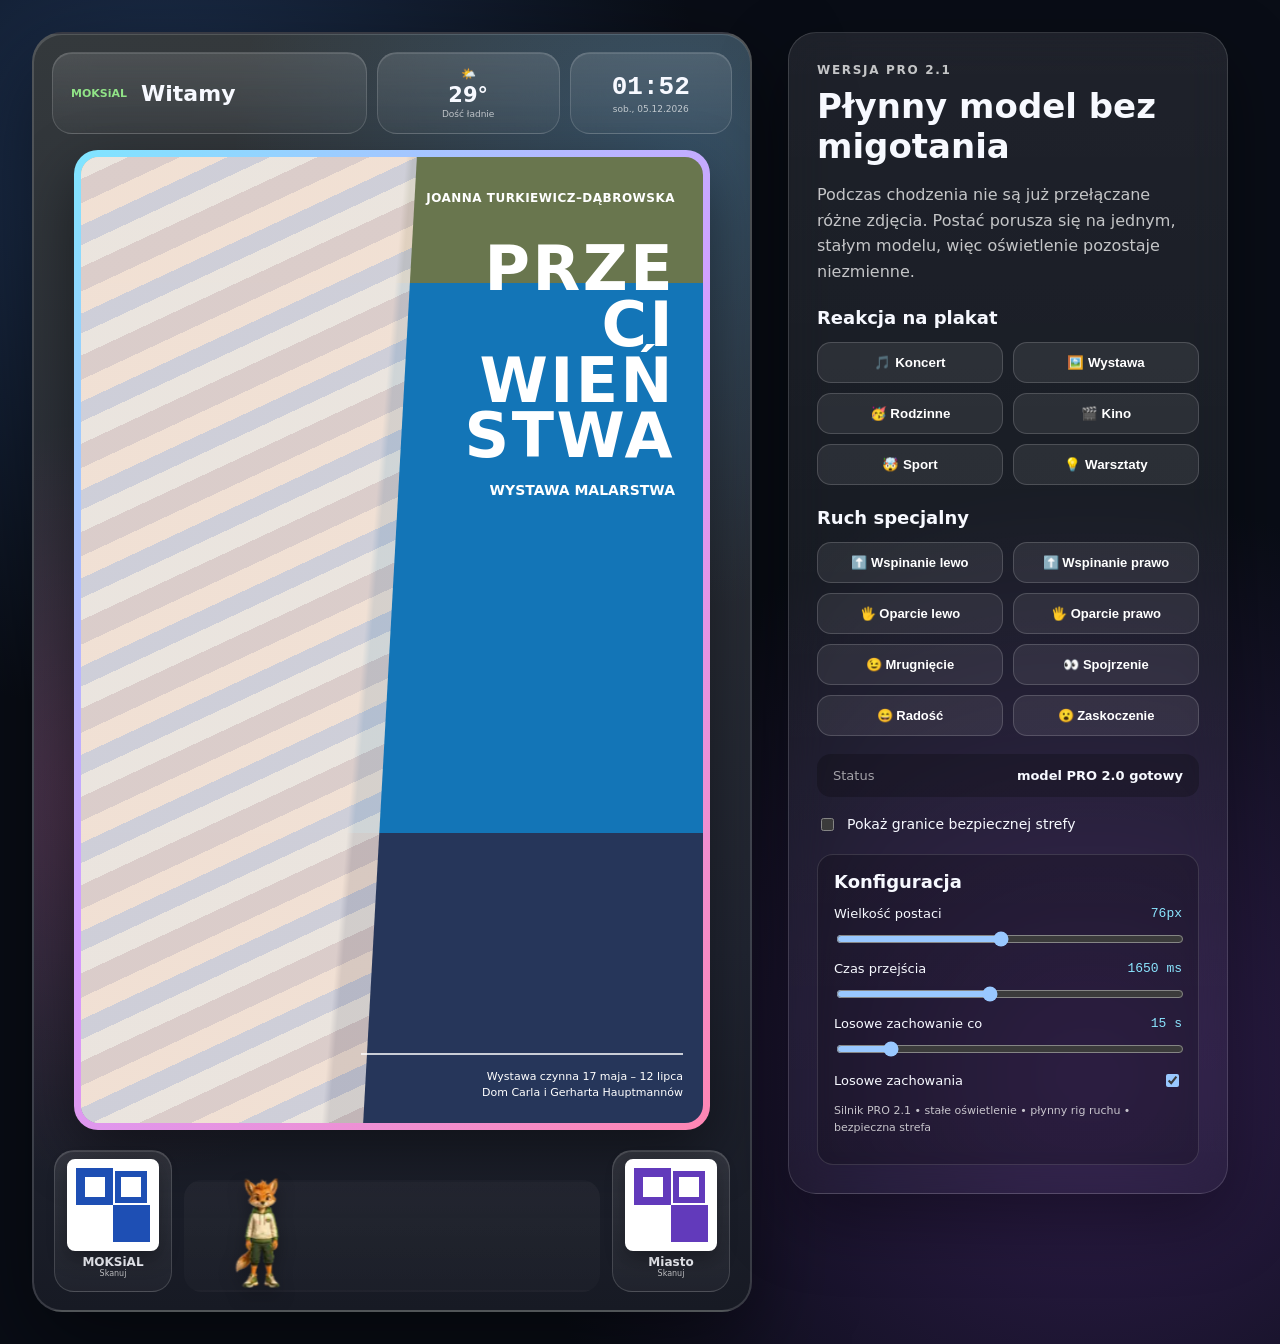
<file: index.html>
<!doctype html>
<html lang="pl">
<head>
  <meta charset="utf-8">
  <meta name="viewport" content="width=device-width, initial-scale=1">
  <title>Interaktywny Stworek PRO 2.1</title>
  <link rel="stylesheet" href="demo.css?v=pro21">
  <link rel="stylesheet" href="src/mascot-pro.css?v=pro21">
  <link rel="stylesheet" href="src/mascot-pro-2-1.css?v=pro21">
  <link rel="stylesheet" href="src/pro-panel.css?v=pro21">
</head>
<body>
  <main class="workspace">
    <section class="screen" id="signage-demo" aria-label="Podgląd ekranu digital signage">
      <header class="screen__header">
        <div class="card welcome"><span class="welcome__mark">MOKSiAL</span><strong>Witamy</strong></div>
        <div class="card weather">🌤️ <strong>29°</strong><span>Dość ładnie</span></div>
        <div class="card clock"><strong id="clock">14:06</strong><span id="date">pon., 29.06.2026</span></div>
      </header>

      <section class="poster-frame" aria-live="polite">
        <div class="poster poster--wystawa" id="demo-poster" data-category="wystawa">
          <p class="poster__eyebrow" id="poster-eyebrow">JOANNA TURKIEWICZ–DĄBROWSKA</p>
          <h1 id="poster-title">PRZE<br>CI<br>WIEŃ<br>STWA</h1>
          <p class="poster__subtitle" id="poster-subtitle">WYSTAWA MALARSTWA</p>
          <div class="poster__art" aria-hidden="true"></div>
          <div class="poster__details" id="poster-details">Wystawa czynna 17 maja – 12 lipca<br>Dom Carla i Gerharta Hauptmannów</div>
        </div>
      </section>

      <footer class="screen__dock" id="mascot-host">
        <article class="qr-card" id="qr-left"><div class="fake-qr" aria-hidden="true"></div><strong>MOKSiAL</strong><span>Skanuj</span></article>
        <div class="mascot-track" id="mascot-track" aria-hidden="true"><span>bezpieczna strefa stworka</span></div>
        <article class="qr-card" id="qr-right"><div class="fake-qr fake-qr--city" aria-hidden="true"></div><strong>Miasto</strong><span>Skanuj</span></article>
      </footer>
    </section>

    <aside class="panel">
      <p class="panel__kicker">Wersja PRO 2.1</p>
      <h2>Płynny model bez migotania</h2>
      <p>Podczas chodzenia nie są już przełączane różne zdjęcia. Postać porusza się na jednym, stałym modelu, więc oświetlenie pozostaje niezmienne.</p>

      <h3>Reakcja na plakat</h3>
      <div class="panel__buttons">
        <button data-demo="koncert">🎵 Koncert</button>
        <button data-demo="wystawa">🖼️ Wystawa</button>
        <button data-demo="rodzinne">🥳 Rodzinne</button>
        <button data-demo="kino">🎬 Kino</button>
        <button data-demo="sport">🤯 Sport</button>
        <button data-demo="warsztaty">💡 Warsztaty</button>
      </div>

      <h3>Ruch specjalny</h3>
      <div class="panel__buttons panel__buttons--special">
        <button data-action="climb-left">⬆️ Wspinanie lewo</button>
        <button data-action="climb-right">⬆️ Wspinanie prawo</button>
        <button data-action="lean-left">🖐️ Oparcie lewo</button>
        <button data-action="lean-right">🖐️ Oparcie prawo</button>
        <button data-action="blink">😉 Mrugnięcie</button>
        <button data-action="look">👀 Spojrzenie</button>
        <button data-action="happy">😄 Radość</button>
        <button data-action="surprised">😮 Zaskoczenie</button>
      </div>

      <div class="panel__status"><span>Status</span><strong id="status">wczytywanie modelu…</strong></div>
      <label class="toggle"><input type="checkbox" id="debug-toggle"> Pokaż granice bezpiecznej strefy</label>

      <section class="pro-settings">
        <h3>Konfiguracja</h3>
        <label class="pro-setting"><span>Wielkość postaci</span><output id="setting-width-value">76px</output><input id="setting-width" type="range" min="58" max="96" value="76"></label>
        <label class="pro-setting"><span>Czas przejścia</span><output id="setting-speed-value">1650 ms</output><input id="setting-speed" type="range" min="900" max="2600" step="50" value="1650"></label>
        <label class="pro-setting"><span>Losowe zachowanie co</span><output id="setting-idle-value">15 s</output><input id="setting-idle" type="range" min="10" max="45" value="15"></label>
        <label class="pro-setting pro-setting--check"><span>Losowe zachowania</span><input id="setting-random" type="checkbox" checked></label>
        <p class="pro-version">Silnik PRO 2.1 • stałe oświetlenie • płynny rig ruchu • bezpieczna strefa</p>
      </section>
    </aside>
  </main>

  <script src="src/pro-settings.js?v=pro21"></script>
  <script src="src/mascot-pro.js?v=pro21"></script>
  <script src="src/mascot-pro-2-1.js?v=pro21"></script>
  <script src="demo-pro-v2.js?v=pro21"></script>
</body>
</html>
</file>
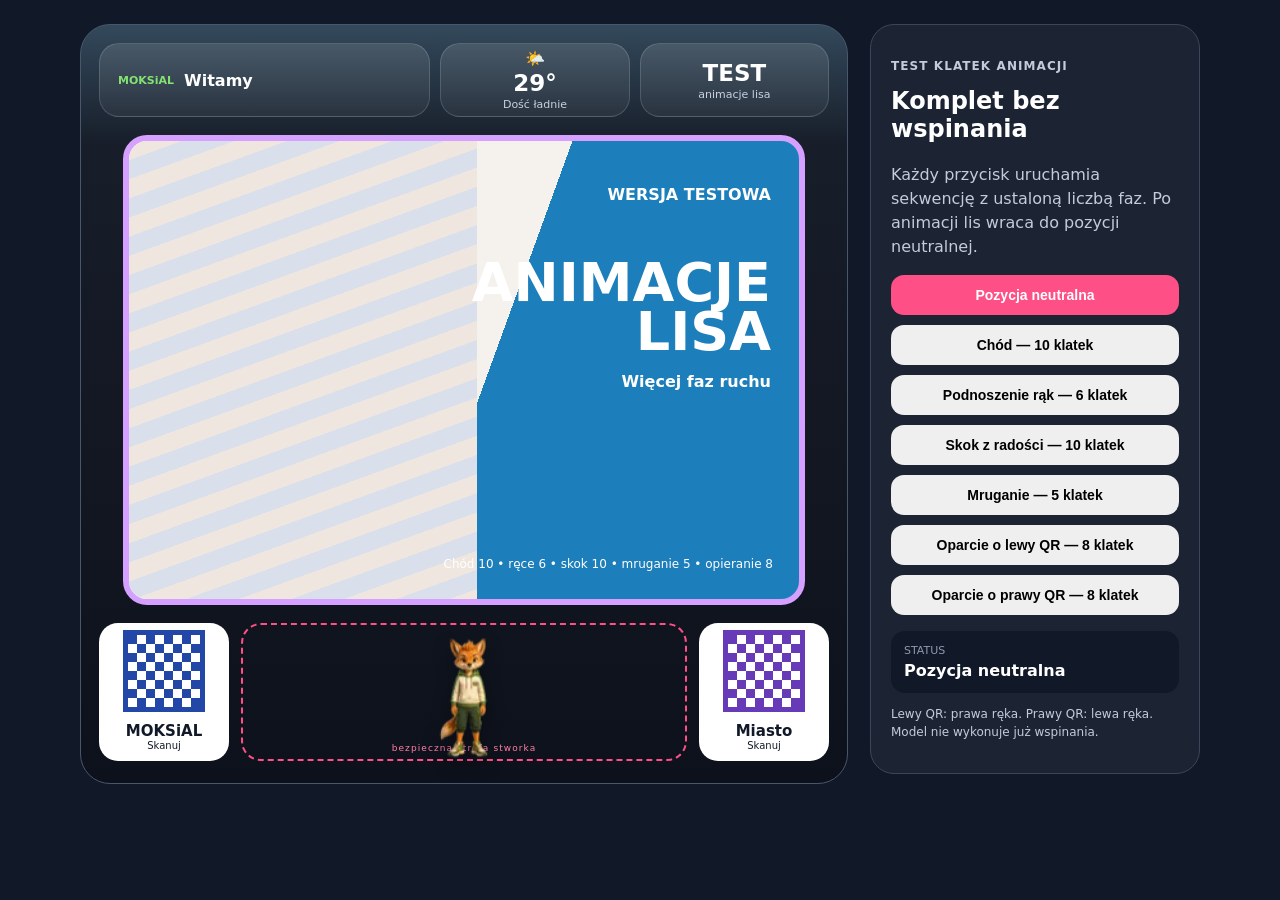
<file: test-animacji/index.html>
<!doctype html>
<html lang="pl">
<head>
  <meta charset="utf-8">
  <meta name="viewport" content="width=device-width,initial-scale=1">
  <title>Test animacji lisa</title>
  <link rel="stylesheet" href="../src/mascot-pro.css?v=animtest1">
  <link rel="stylesheet" href="../src/mascot-pro-2-1.css?v=animtest1">
  <link rel="stylesheet" href="test-animacji.css?v=animtest1">
</head>
<body>
  <main class="workspace">
    <section class="screen" aria-label="Test animacji lisa">
      <header class="screen__header">
        <div class="card welcome"><span class="welcome__mark">MOKSiAL</span><strong>Witamy</strong></div>
        <div class="card weather">🌤️ <strong>29°</strong><span>Dość ładnie</span></div>
        <div class="card clock"><strong>TEST</strong><span>animacje lisa</span></div>
      </header>

      <section class="poster-frame">
        <div class="poster">
          <p class="poster__eyebrow">WERSJA TESTOWA</p>
          <h1>ANIMACJE<br>LISA</h1>
          <p class="poster__subtitle">Więcej faz ruchu</p>
          <div class="poster__details">Chód 10 • ręce 6 • skok 10 • mruganie 5 • opieranie 8</div>
        </div>
      </section>

      <footer class="screen__dock">
        <article class="qr-card"><div class="fake-qr"></div><strong>MOKSiAL</strong><span>Skanuj</span></article>
        <div class="mascot-track" id="mascot-track"><span>bezpieczna strefa stworka</span></div>
        <article class="qr-card"><div class="fake-qr fake-qr--city"></div><strong>Miasto</strong><span>Skanuj</span></article>
      </footer>
    </section>

    <aside class="panel">
      <p class="panel__kicker">Test klatek animacji</p>
      <h2>Komplet bez wspinania</h2>
      <p>Każdy przycisk uruchamia sekwencję z ustaloną liczbą faz. Po animacji lis wraca do pozycji neutralnej.</p>

      <div class="panel__buttons panel__buttons--special">
        <button data-action="idle">Pozycja neutralna</button>
        <button data-action="walk">Chód — 10 klatek</button>
        <button data-action="arms">Podnoszenie rąk — 6 klatek</button>
        <button data-action="jump">Skok z radości — 10 klatek</button>
        <button data-action="blink">Mruganie — 5 klatek</button>
        <button data-action="lean-left">Oparcie o lewy QR — 8 klatek</button>
        <button data-action="lean-right">Oparcie o prawy QR — 8 klatek</button>
      </div>

      <div class="panel__status"><span>Status</span><strong id="status">Wczytywanie modelu…</strong></div>
      <p class="panel__note">Lewy QR: prawa ręka. Prawy QR: lewa ręka. Model nie wykonuje już wspinania.</p>
    </aside>
  </main>

  <script src="../src/mascot-pro.js?v=animtest1"></script>
  <script src="test-animacji.js?v=animtest1"></script>
</body>
</html>
</file>
<file: demo.css>
:root{color-scheme:dark;font-family:Inter,system-ui,-apple-system,BlinkMacSystemFont,"Segoe UI",sans-serif;background:#090d16;color:#f7f9ff}*{box-sizing:border-box}body{margin:0;min-height:100vh;background:radial-gradient(circle at 12% 12%,#1d3150,transparent 34%),radial-gradient(circle at 85% 80%,#301d4c,transparent 38%),#090d16}.workspace{width:min(1480px,100%);margin:0 auto;padding:32px;display:grid;grid-template-columns:minmax(430px,720px) minmax(280px,440px);gap:36px;align-items:start}.screen{position:relative;aspect-ratio:9/16;border:2px solid rgba(255,255,255,.14);border-radius:30px;padding:18px;background:linear-gradient(180deg,#34393c,#222633 72%,#171a24);box-shadow:0 32px 90px rgba(0,0,0,.5),inset 0 1px rgba(255,255,255,.15);overflow:hidden}.screen:before{content:"";position:absolute;inset:0;background:radial-gradient(circle at 90% 10%,rgba(71,173,255,.22),transparent 34%),radial-gradient(circle at 10% 60%,rgba(255,81,176,.16),transparent 38%);pointer-events:none}.screen__header{position:relative;z-index:2;display:grid;grid-template-columns:1.55fr .9fr .8fr;gap:10px;height:82px}.card{border:1px solid rgba(255,255,255,.15);border-radius:20px;background:linear-gradient(180deg,rgba(255,255,255,.12),rgba(255,255,255,.04));backdrop-filter:blur(18px);box-shadow:inset 0 1px rgba(255,255,255,.12)}.welcome{display:flex;align-items:center;gap:14px;padding:14px 18px}.welcome__mark{font-size:11px;color:#91e387;font-weight:900}.welcome strong{font-size:22px}.weather,.clock{display:flex;flex-direction:column;justify-content:center;align-items:center;gap:2px}.weather{font-size:12px}.weather strong{font-size:21px}.weather span,.clock span{font-size:9px;color:rgba(255,255,255,.68)}.clock strong{font-size:26px;font-family:ui-monospace,Menlo,monospace}.poster-frame{position:absolute;z-index:2;left:40px;right:40px;top:116px;bottom:180px;border-radius:24px;padding:7px;background:linear-gradient(135deg,#7fe5ff,#d69cff,#ff86b3);box-shadow:0 22px 60px rgba(0,0,0,.44)}.poster{position:relative;width:100%;height:100%;border-radius:18px;overflow:hidden;background:#f6f1e7;color:#fff;padding:34px 28px;text-align:right;isolation:isolate;transition:background .45s ease,filter .45s ease}.poster:before{content:"";position:absolute;inset:0;z-index:-3;background:linear-gradient(95deg,rgba(255,255,255,.95) 0 46%,rgba(0,0,0,0) 47%)}.poster__art{position:absolute;z-index:-2;inset:0 46% 0 0;background:repeating-linear-gradient(155deg,#e9e2db 0 20px,#d7c7c4 20px 42px,#f0ddcf 42px 62px,#c9c9d4 62px 80px);clip-path:polygon(0 0,100% 0,84% 100%,0 100%);opacity:.88}.poster__eyebrow{margin:0 0 36px 48%;font-size:12px;font-weight:900;letter-spacing:.04em}.poster h1{margin:0 0 12px 48%;font-size:clamp(34px,6vw,62px);line-height:.9;letter-spacing:.04em}.poster__subtitle{margin:18px 0 0 48%;font-size:14px;font-weight:900}.poster__details{position:absolute;left:45%;right:20px;bottom:22px;padding-top:14px;border-top:2px solid rgba(255,255,255,.75);font-size:11px;line-height:1.45}.poster--wystawa{background:linear-gradient(180deg,#69764e 0 13%,#1375b7 13% 70%,#26365a 70%)}.poster--koncert{background:linear-gradient(180deg,#4f1020,#ba2e17 58%,#1b0d14)}.poster--koncert:before{background:radial-gradient(circle at 20% 45%,rgba(255,182,61,.96),transparent 18%),linear-gradient(95deg,#30100e 0 46%,transparent 47%)}.poster--koncert .poster__art{background:repeating-linear-gradient(90deg,#ff9e1b 0 8px,#db2c18 8px 15px,#3b0f11 15px 25px)}.poster--rodzinne{background:linear-gradient(180deg,#f6c86b,#e56c86 65%,#65407d)}.poster--rodzinne:before{background:linear-gradient(95deg,#fff0c9 0 46%,transparent 47%)}.poster--kino{background:linear-gradient(180deg,#0c1731,#273c7a 60%,#0a101f)}.poster--kino:before{background:linear-gradient(95deg,#19213a 0 46%,transparent 47%)}.poster--sport{background:linear-gradient(180deg,#145370,#1b8a70 63%,#123a3d)}.poster--sport:before{background:linear-gradient(95deg,#cbe9e8 0 46%,transparent 47%)}.poster--warsztaty{background:linear-gradient(180deg,#6a3f86,#d15a72 65%,#43264c)}.poster--warsztaty:before{background:linear-gradient(95deg,#f1dfb7 0 46%,transparent 47%)}.screen__dock{position:absolute;z-index:4;left:20px;right:20px;bottom:18px;height:142px;display:grid;grid-template-columns:118px 1fr 118px;gap:12px;align-items:end;overflow:visible}.qr-card{position:relative;height:142px;border-radius:20px;border:1px solid rgba(255,255,255,.15);background:linear-gradient(180deg,rgba(255,255,255,.1),rgba(255,255,255,.04));display:flex;flex-direction:column;align-items:center;justify-content:flex-start;padding:8px;box-shadow:inset 0 1px rgba(255,255,255,.12)}.qr-card strong{font-size:12px;margin-top:4px}.qr-card span{font-size:8px;color:rgba(255,255,255,.7)}.fake-qr{width:92px;height:92px;border-radius:8px;background:conic-gradient(from 90deg,#1e4fb4 0 25%,#fff 0 50%,#1e4fb4 0 75%,#fff 0);border:9px solid #fff;box-shadow:0 8px 20px rgba(0,0,0,.3);position:relative}.fake-qr:before,.fake-qr:after{content:"";position:absolute;width:20px;height:20px;border:6px solid #1e4fb4;background:#fff;top:3px}.fake-qr:before{left:3px}.fake-qr:after{right:3px}.fake-qr--city{filter:hue-rotate(35deg)}.mascot-track{position:relative;height:112px;align-self:end;border:2px dashed transparent;border-radius:18px;overflow:visible;background:linear-gradient(180deg,rgba(255,255,255,.04),rgba(255,255,255,.02))}.mascot-track>span{position:absolute;inset:auto 0 6px;text-align:center;font-size:9px;color:transparent;letter-spacing:.08em;text-transform:uppercase}.screen.debug .mascot-track{border-color:#ff4d72;background:rgba(255,77,114,.08)}.screen.debug .mascot-track>span{color:#ff91a7}.panel{position:sticky;top:24px;border:1px solid rgba(255,255,255,.14);border-radius:28px;padding:28px;background:linear-gradient(180deg,rgba(255,255,255,.09),rgba(255,255,255,.035));box-shadow:0 26px 70px rgba(0,0,0,.36);backdrop-filter:blur(20px)}.panel__kicker{margin:0 0 6px;color:#7bd9ff;font-weight:900;text-transform:uppercase;letter-spacing:.14em;font-size:12px}.panel h2{margin:0 0 12px;font-size:34px}.panel h3{margin:22px 0 10px;font-size:18px}.panel p{line-height:1.6;color:rgba(255,255,255,.74)}.panel__buttons{display:grid;grid-template-columns:1fr 1fr;gap:10px;margin:14px 0}.panel__buttons--special button{font-size:13px}.panel button{border:1px solid rgba(255,255,255,.16);border-radius:14px;padding:12px;background:rgba(255,255,255,.08);color:#fff;font-weight:800;cursor:pointer;transition:transform .16s ease,background .16s ease}.panel button:hover{transform:translateY(-2px);background:rgba(255,255,255,.14)}.panel__status{display:flex;justify-content:space-between;gap:16px;padding:14px 16px;border-radius:14px;background:rgba(0,0,0,.24);font-size:13px;margin-top:18px}.panel__status span{color:rgba(255,255,255,.6)}.toggle{display:flex;align-items:center;gap:10px;margin:18px 0;font-size:14px}.panel__note{font-size:13px!important}@media(max-width:980px){.workspace{grid-template-columns:1fr;padding:18px}.screen{width:min(100%,620px);margin:0 auto}.panel{position:static}}@media(max-width:560px){.workspace{padding:8px}.screen{border-radius:18px;padding:10px}.screen__header{height:66px;gap:6px}.welcome{padding:8px}.welcome strong{font-size:16px}.welcome__mark{font-size:8px}.weather strong{font-size:16px}.clock strong{font-size:19px}.poster-frame{left:22px;right:22px;top:88px;bottom:145px}.poster{padding:22px 16px}.poster__eyebrow{font-size:8px;margin-bottom:24px}.poster h1{font-size:32px}.poster__subtitle{font-size:10px}.poster__details{font-size:8px}.screen__dock{height:112px;grid-template-columns:86px 1fr 86px}.qr-card{height:112px}.fake-qr{width:68px;height:68px}.mascot-track{height:88px}.panel{padding:20px}.panel h2{font-size:28px}.panel__buttons{grid-template-columns:1fr}}
</file>
<file: src/mascot-pro.css>
.pro-mascot-layer{position:absolute;inset:0;z-index:40;pointer-events:none;overflow:visible}.pro-mascot{--pro-width:76px;--pro-height:114px;position:absolute;left:0;bottom:0;width:var(--pro-width);height:var(--pro-height);transform:translate3d(0,0,0);transition:transform 1.65s cubic-bezier(.22,.72,.2,1);will-change:transform;filter:drop-shadow(0 8px 9px rgba(0,0,0,.32))}.pro-mascot__flip{position:relative;width:100%;height:100%;transform-origin:50% 100%;transition:transform .22s ease}.pro-mascot.facing-left .pro-mascot__flip{transform:scaleX(-1)}.pro-mascot.turning .pro-mascot__flip{animation:pro-turn .26s ease}.pro-mascot__sprite{position:absolute;inset:0;background-repeat:no-repeat;background-size:400% 200%;background-position:0 0;image-rendering:auto;opacity:0;transition:opacity .095s linear,transform .15s ease,filter .2s ease}.pro-mascot.is-ready .pro-mascot__sprite.is-active{opacity:1}.pro-mascot__loading{position:absolute;left:50%;bottom:4px;width:28px;height:28px;border:3px solid rgba(255,255,255,.35);border-top-color:#fff;border-radius:50%;transform:translateX(-50%);animation:pro-spin .8s linear infinite}.pro-mascot.is-ready .pro-mascot__loading{display:none}.pro-mascot__blink{position:absolute;inset:0;opacity:0;transition:opacity .05s linear;z-index:3}.pro-mascot__blink:before,.pro-mascot__blink:after{content:"";position:absolute;top:18.2%;width:11%;height:2.4%;border-radius:999px;background:#6e351b;box-shadow:0 1px 1px rgba(255,255,255,.25)}.pro-mascot__blink:before{left:39.5%}.pro-mascot__blink:after{right:39.5%}.pro-mascot.is-blinking .pro-mascot__blink{opacity:1}.pro-mascot__bubble{position:absolute;left:50%;bottom:94%;min-width:34px;padding:5px 9px;border-radius:999px;background:#fff;color:#172030;font-size:14px;font-weight:900;text-align:center;box-shadow:0 7px 18px rgba(0,0,0,.28);opacity:0;transform:translate(-50%,7px) scale(.8);transition:opacity .2s ease,transform .2s ease;white-space:nowrap;z-index:5}.pro-mascot__bubble:after{content:"";position:absolute;left:50%;top:100%;transform:translateX(-50%);border:6px solid transparent;border-top-color:#fff}.pro-mascot.is-speaking .pro-mascot__bubble{opacity:1;transform:translate(-50%,0) scale(1)}.pro-mascot.state-idle .pro-mascot__flip{animation:pro-idle 3.2s ease-in-out infinite}.pro-mascot.state-happy .pro-mascot__flip{animation:pro-happy .95s ease-in-out 3}.pro-mascot.state-surprised .pro-mascot__flip{animation:pro-surprised .78s ease-in-out 2}.pro-mascot.state-look-up .pro-mascot__flip{animation:pro-look 1.8s ease-in-out infinite}.pro-mascot.state-climb .pro-mascot__flip{animation:pro-climb .95s ease-in-out infinite}.pro-mascot.state-lean-left .pro-mascot__flip{transform-origin:10% 100%;animation:pro-lean-left 2.1s ease-in-out infinite}.pro-mascot.state-lean-right .pro-mascot__flip{transform-origin:90% 100%;animation:pro-lean-right 2.1s ease-in-out infinite}.pro-mascot.state-dance .pro-mascot__flip{animation:pro-dance .8s ease-in-out infinite}.pro-mascot.is-paused,.pro-mascot.is-paused *{animation-play-state:paused!important}@keyframes pro-spin{to{transform:translateX(-50%) rotate(360deg)}}@keyframes pro-turn{0%,100%{transform:scaleX(var(--turn-end,1))}50%{transform:scaleX(.72)}}@keyframes pro-idle{0%,100%{transform:translateY(0)}50%{transform:translateY(-1px)}}@keyframes pro-happy{0%,100%{transform:translateY(0) scale(1)}50%{transform:translateY(-3px) scale(1.015)}}@keyframes pro-surprised{0%,100%{transform:scale(1)}50%{transform:scale(1.025)}}@keyframes pro-look{0%,100%{transform:rotate(0)}50%{transform:rotate(-1.5deg)}}@keyframes pro-climb{0%,100%{transform:translateY(0)}50%{transform:translateY(-2px)}}@keyframes pro-lean-left{0%,100%{transform:rotate(0)}50%{transform:rotate(-1.8deg)}}@keyframes pro-lean-right{0%,100%{transform:rotate(0)}50%{transform:rotate(1.8deg)}}@keyframes pro-dance{0%,100%{transform:translateX(-1px) rotate(-2deg)}50%{transform:translateX(1px) rotate(2deg)}}@media(max-width:560px){.pro-mascot{--pro-width:62px;--pro-height:93px}.pro-mascot__bubble{font-size:12px}}@media(prefers-reduced-motion:reduce){.pro-mascot,.pro-mascot *{animation:none!important;transition:none!important}}
</file>
<file: src/mascot-pro-2-1.css>
.pro-mascot.facing-left .pro-mascot__flip,.pro-mascot.facing-right .pro-mascot__flip{transform:none!important}.pro-mascot.rig-walk .pro-mascot__sprite.is-active{animation:pro-rig-walk 1.05s cubic-bezier(.45,0,.25,1) infinite!important;transform-origin:50% 100%}.pro-mascot.rig-walk:after{content:"";position:absolute;left:50%;bottom:2px;width:46%;height:8px;border-radius:50%;background:rgba(0,0,0,.22);filter:blur(2px);transform:translateX(-50%) scaleX(1);animation:pro-rig-shadow 1.05s ease-in-out infinite;z-index:-1}.pro-mascot.rig-walk .pro-mascot__sprite:not(.is-active){opacity:0!important}.pro-mascot__sprite{transition:opacity .18s ease,filter .2s ease!important}.pro-mascot.direction-left .pro-mascot__sprite.is-active{transform:translateX(-1px) rotate(-.6deg)}.pro-mascot.direction-right .pro-mascot__sprite.is-active{transform:translateX(1px) rotate(.6deg)}@keyframes pro-rig-walk{0%,100%{transform:translateY(0) rotate(-.45deg) scaleX(1) scaleY(1)}25%{transform:translateY(-1px) rotate(.35deg) scaleX(.997) scaleY(1.003)}50%{transform:translateY(0) rotate(.45deg) scaleX(1.002) scaleY(.998)}75%{transform:translateY(-1px) rotate(-.25deg) scaleX(.998) scaleY(1.002)}}@keyframes pro-rig-shadow{0%,100%{opacity:.22;transform:translateX(-50%) scaleX(1)}50%{opacity:.16;transform:translateX(-50%) scaleX(.92)}}
</file>
<file: src/pro-panel.css>
.pro-settings{margin-top:20px;padding:16px;border:1px solid rgba(255,255,255,.13);border-radius:16px;background:rgba(0,0,0,.2)}.pro-settings h3{margin:0 0 14px}.pro-setting{display:grid;grid-template-columns:1fr auto;gap:8px 12px;align-items:center;margin:12px 0;font-size:13px}.pro-setting input[type=range]{grid-column:1/-1;width:100%}.pro-setting output{font-family:ui-monospace,Menlo,monospace;color:#8be6ff}.pro-setting--check{display:flex;justify-content:space-between}.pro-actions{display:grid;grid-template-columns:repeat(3,1fr);gap:8px;margin-top:12px}.pro-actions button{padding:9px;font-size:12px}.pro-version{margin-top:12px;font-size:11px;color:rgba(255,255,255,.45)}
</file>
<file: test-animacji/test-animacji.css>
*{box-sizing:border-box}body{margin:0;background:#111827;color:#fff;font-family:system-ui,sans-serif}.workspace{width:min(1120px,96vw);margin:24px auto;display:grid;grid-template-columns:minmax(0,1fr) 330px;gap:22px}.screen{background:linear-gradient(180deg,#33495b,#171d29 16%,#0d111b);border:1px solid #49576d;border-radius:30px;padding:18px;min-height:760px}.screen__header{display:grid;grid-template-columns:1.4fr .8fr .8fr;gap:10px}.card{height:74px;border-radius:20px;border:1px solid rgba(255,255,255,.15);background:linear-gradient(180deg,rgba(255,255,255,.12),rgba(255,255,255,.05));display:flex;align-items:center;justify-content:center;gap:10px}.card span{font-size:11px;color:#c7d1df}.welcome{justify-content:flex-start;padding:0 18px}.welcome__mark{color:#84e272!important;font-weight:900}.weather,.clock{flex-direction:column;gap:2px}.weather strong,.clock strong{font-size:23px}.poster-frame{padding:18px 24px}.poster{height:470px;border:6px solid #d5a0ff;border-radius:24px;background:linear-gradient(110deg,#f5f1ec 0 53%,#1c7ebb 53% 100%);padding:28px;text-align:right;position:relative;overflow:hidden}.poster:before{content:"";position:absolute;inset:0 48% 0 0;background:repeating-linear-gradient(160deg,#efe6df 0 18px,#d9dfeb 18px 36px)}.poster>*{position:relative}.poster__eyebrow{font-weight:900}.poster h1{font-size:54px;line-height:.9;margin:55px 0 16px}.poster__subtitle{font-weight:900}.poster__details{position:absolute;right:26px;bottom:28px;font-size:12px}.screen__dock{display:grid;grid-template-columns:130px 1fr 130px;gap:12px;align-items:end}.qr-card{height:138px;border-radius:19px;background:#fff;color:#111827;display:flex;flex-direction:column;align-items:center;justify-content:flex-end;padding:10px;position:relative;z-index:10}.qr-card strong{font-size:15px}.qr-card span{font-size:10px}.fake-qr{position:absolute;top:12px;width:72px;height:72px;background:repeating-conic-gradient(#2347a6 0 25%,#fff 0 50%) 0/18px 18px;box-shadow:0 0 0 5px #2347a6}.fake-qr--city{background:repeating-conic-gradient(#673ab7 0 25%,#fff 0 50%) 0/18px 18px;box-shadow:0 0 0 5px #673ab7}.mascot-track{height:138px;border:2px dashed #ff4f87;border-radius:20px;position:relative;overflow:visible}.mascot-track>span{position:absolute;bottom:6px;left:50%;transform:translateX(-50%);font-size:9px;letter-spacing:.12em;color:#ff7fa6;white-space:nowrap}.panel{background:#1c2433;border:1px solid #3b465a;border-radius:24px;padding:20px;height:max-content}.panel__kicker{color:#ff79a2;text-transform:uppercase;font-size:12px;font-weight:900;letter-spacing:.09em}.panel h2{margin-top:4px}.panel p{color:#c3ccdb;line-height:1.5}.panel__buttons{display:grid;gap:10px}.panel__buttons button{border:0;border-radius:13px;padding:12px 14px;font-weight:850;font-size:14px;cursor:pointer}.panel__buttons button.is-active{background:#ff4f87;color:#fff}.panel__status{margin-top:16px;background:#111827;border-radius:14px;padding:13px}.panel__status span{display:block;color:#8e99ad;font-size:11px;text-transform:uppercase}.panel__status strong{display:block;margin-top:4px}.panel__note{font-size:12px}.pro-mascot-layer{z-index:5!important}.qr-card{z-index:10}@media(max-width:850px){.workspace{grid-template-columns:1fr}.screen{min-height:650px}.poster{height:370px}.poster h1{font-size:42px}.screen__dock{grid-template-columns:100px 1fr 100px}.qr-card,.mascot-track{height:118px}.fake-qr{width:58px;height:58px;background-size:15px 15px}.panel{margin-bottom:20px}}
</file>
